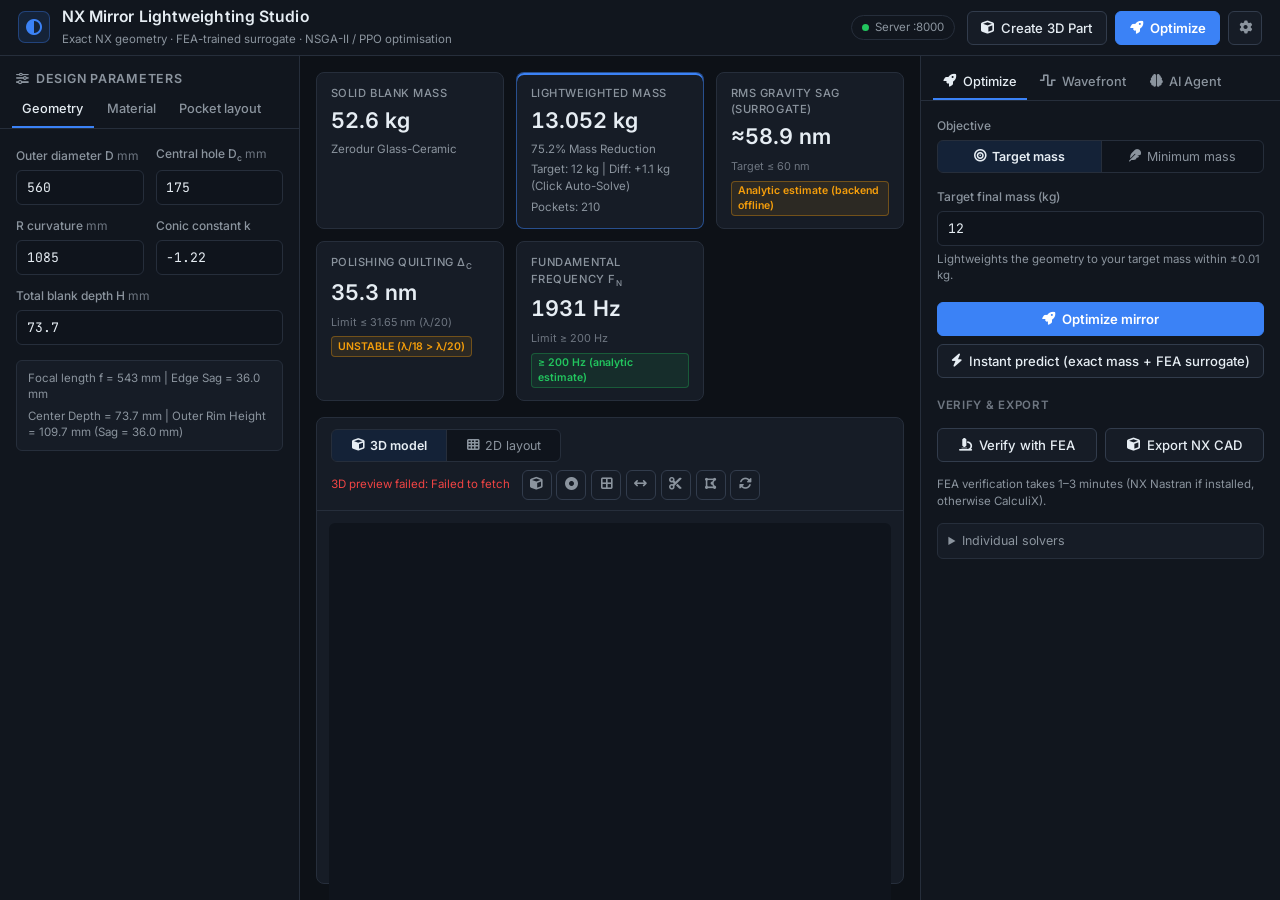
<file: index.html>
<!DOCTYPE html>
<html lang="en">
<head>
  <meta charset="UTF-8">
  <meta name="viewport" content="width=device-width, initial-scale=1.0">
  <!-- Auto-redirect from file:// to server — fetch() requires http:// to work -->
  <script>
    (function(){
      if (window.location.protocol === 'file:') {
        var msg = document.createElement('div');
        msg.style.cssText = 'position:fixed;inset:0;background:#0b0f19;display:flex;flex-direction:column;align-items:center;justify-content:center;z-index:99999;font-family:Inter,sans-serif;color:#f0f4f8;';
        msg.innerHTML = '<div style="font-size:2.5rem;margin-bottom:1rem;">⚠️</div>' +
          '<h2 style="font-size:1.4rem;margin-bottom:.75rem;color:#f59e0b;">Open via Server, Not File</h2>' +
          '<p style="color:#8a99ad;margin-bottom:1.5rem;text-align:center;max-width:480px;">You opened this from <code style="color:#60a5fa;">file://</code>. The ML predict, NSGA-II, FEA, and CAD buttons require the local FastAPI server to be running. The browser blocks those requests from a file:// page.</p>' +
          '<div style="display:flex;flex-direction:column;gap:.75rem;align-items:center;">' +
          '<div style="background:rgba(96,165,250,.1);border:1px solid rgba(96,165,250,.4);border-radius:12px;padding:.8rem 1.5rem;">' +
          '<strong style="color:#60a5fa;">Step 1:</strong> Double-click <code>start_server.bat</code> in the Lightweighting Agent folder' +
          '</div>' +
          '<div style="background:rgba(96,165,250,.1);border:1px solid rgba(96,165,250,.4);border-radius:12px;padding:.8rem 1.5rem;">' +
          '<strong style="color:#60a5fa;">Step 2:</strong> Then open: <a href="http://127.0.0.1:8000/" style="color:#3b82f6;font-weight:700;">http://127.0.0.1:8000/</a>' +
          '</div>' +
          '<button onclick="window.location.href=\'http://127.0.0.1:8000/\'" style="margin-top:.5rem;background:linear-gradient(135deg,#60a5fa,#3b82f6);border:none;border-radius:12px;padding:.75rem 2rem;font-size:1rem;font-weight:700;color:#000;cursor:pointer;">🚀 Open Server URL Now</button>' +
          '</div>';
        document.addEventListener('DOMContentLoaded', function(){ document.body.appendChild(msg); });
        document.addEventListener('DOMContentLoaded', function(){ setTimeout(function(){ window.location.href = 'http://127.0.0.1:8000/'; }, 3000); });
      }
    })();
  </script>
  <title>NX Mirror Lightweighting Studio</title>
  <link rel="preconnect" href="https://fonts.googleapis.com">
  <link rel="preconnect" href="https://fonts.gstatic.com" crossorigin>
  <link href="https://fonts.googleapis.com/css2?family=Inter:wght@400;500;600;700&family=JetBrains+Mono:wght@400;500&display=swap" rel="stylesheet">
  <link rel="stylesheet" href="https://cdnjs.cloudflare.com/ajax/libs/font-awesome/6.4.0/css/all.min.css">
  <link rel="stylesheet" href="styles.css?v=20261119">
</head>
<body>
<div class="app-container">

  <!-- ─── HEADER ─── -->
  <header class="app-header">
    <div class="brand">
      <div class="brand-logo"><i class="fa-solid fa-circle-half-stroke"></i></div>
      <div class="brand-text">
        <h1>NX Mirror Lightweighting Studio</h1>
        <span class="brand-sub">Exact NX geometry &middot; FEA-trained surrogate &middot; NSGA-II / PPO optimisation</span>
      </div>
    </div>
    <div class="header-actions">
      <span class="server-pill"><span class="dot-live"></span> Server :8000</span>
      <button id="btn-create-prt-top" class="btn btn-secondary">
        <i class="fa-solid fa-cube"></i> Create 3D Part
      </button>
      <button id="btn-optimize-unified-top" class="btn btn-primary">
        <i class="fa-solid fa-rocket"></i> Optimize
      </button>
      <button id="btn-api-key" class="btn btn-icon" title="AI agent settings">
        <i class="fa-solid fa-gear"></i>
      </button>
    </div>
  </header>

  <!-- ─── AI SETTINGS MODAL ─── -->
  <div id="api-key-modal" class="modal-overlay" style="display:none;">
    <div class="modal-card">
      <div class="modal-header">
        <h3><i class="fa-solid fa-key"></i> Dual-AI Agent Settings</h3>
        <button id="btn-close-modal" class="modal-close"><i class="fa-solid fa-xmark"></i></button>
      </div>
      <div class="modal-body">
        <p class="import-desc">For local Qwen 2.5 Coder the FastAPI backend on port 8000 is used automatically — no API key needed.</p>
        <div class="form-group">
          <label for="sel-agent-model">AI Engine</label>
          <select id="sel-agent-model" class="modal-select">
            <option value="local-qwen" selected>Local Qwen 2.5 Coder 7B (Ollama / Port 8000)</option>
            <option value="gemini-2.5-flash">Gemini 2.5 Flash (Cloud / API Key)</option>
            <option value="gemini-2.5-pro">Gemini 2.5 Pro (Deep Reasoning)</option>
          </select>
        </div>
        <div class="form-group">
          <label for="inp-gemini-key">Gemini API Key (optional)</label>
          <input type="password" id="inp-gemini-key" placeholder="AIzaSy..." class="modal-input">
        </div>
        <div id="api-key-status" class="import-status" style="display:none;"></div>
      </div>
      <div class="modal-footer">
        <button id="btn-save-api-key" class="btn btn-accent btn-block">
          <i class="fa-solid fa-floppy-disk"></i> Save Settings
        </button>
      </div>
    </div>
  </div>

  <!-- ─── MAIN WORKSPACE ─── -->
  <main class="workspace">

    <!-- ══ LEFT: DESIGN PARAMETERS ══ -->
    <aside class="pane pane-left">
      <div class="pane-head">
        <span class="pane-title"><i class="fa-solid fa-sliders"></i> Design Parameters</span>
      </div>
      <nav class="tabs" data-tabgroup="left">
        <button class="tab active" data-tab="tab-geometry">Geometry</button>
        <button class="tab" data-tab="tab-material">Material</button>
        <button class="tab" data-tab="tab-layout">Pocket layout</button>
      </nav>

      <div class="pane-body">
        <!-- Geometry -->
        <section class="tab-panel active" id="tab-geometry" data-tabgroup="left">
          <div class="form-grid">
            <div class="form-group">
              <label for="inp-diameter">Outer diameter D <span class="unit">mm</span></label>
              <input type="text" id="inp-diameter" value="560">
            </div>
            <div class="form-group">
              <label for="inp-central-hole">Central hole D<sub>c</sub> <span class="unit">mm</span></label>
              <input type="text" id="inp-central-hole" value="175">
            </div>
            <div class="form-group">
              <label for="inp-radius-curv">R curvature <span class="unit">mm</span></label>
              <input type="text" id="inp-radius-curv" value="1085">
            </div>
            <div class="form-group">
              <label for="inp-conic-constant">Conic constant k</label>
              <input type="text" id="inp-conic-constant" value="-1.22">
            </div>
            <div class="form-group span-2">
              <label for="inp-depth">Total blank depth H <span class="unit">mm</span></label>
              <input type="text" id="inp-depth" value="73.7">
            </div>
          </div>
          <div class="info-list">
            <span class="hint" id="txt-focal-length">Focal length f = 542 mm | Edge Sag = 36.0 mm</span>
            <span class="hint" id="txt-edge-thickness">Center Depth = 73.7 mm | Outer Rim Height = 109.7 mm (Sag = 36.0 mm)</span>
          </div>
        </section>

        <!-- Material & support -->
        <section class="tab-panel" id="tab-material" data-tabgroup="left">
          <div class="form-group">
            <label for="sel-material">Material</label>
            <select id="sel-material">
              <option value="zerodur" selected>Zerodur glass-ceramic (2530 kg/m³)</option>
              <option value="ule">ULE titanium silicate (2210 kg/m³)</option>
              <option value="sic">Silicon carbide SiC (3160 kg/m³)</option>
              <option value="beryllium">Beryllium I-220H (1850 kg/m³)</option>
              <option value="fused_silica">Fused silica (2200 kg/m³)</option>
              <option value="al6061">Aluminium 6061-T6 (2700 kg/m³)</option>
            </select>
          </div>
          <div class="form-group">
            <label for="inp-density">Density ρ <span class="unit">kg/m³</span></label>
            <input type="text" id="inp-density" value="2530">
          </div>
          <div class="form-group">
            <label>Lightweighting pattern</label>
            <div class="toggle-switch-group pattern-grid">
              <button class="toggle-btn" data-pattern="hexagonal" onclick="selectPattern('hexagonal')">Hexagonal</button>
              <button class="toggle-btn active" data-pattern="isogrid" onclick="selectPattern('isogrid')">Isogrid</button>
              <button class="toggle-btn" data-pattern="square" onclick="selectPattern('square')">Square</button>
              <button class="toggle-btn" data-pattern="radial" onclick="selectPattern('radial')">Radial</button>
              <button class="toggle-btn" data-pattern="hex_radial" onclick="selectPattern('hex_radial')">Hex + radial</button>
              <button class="toggle-btn" data-pattern="iso_radial" onclick="selectPattern('iso_radial')">Iso + radial</button>
              <button class="toggle-btn" data-pattern="double_arch" onclick="selectPattern('double_arch')">Double arch</button>
              <button class="toggle-btn" data-pattern="sandwich_isogrid" onclick="selectPattern('sandwich_isogrid')">Sandwich</button>
            </div>
            <span class="hint">The FEA-trained sag surrogate covers the isogrid pattern; other patterns use exact mass only.</span>
          </div>
          <div class="form-group">
            <label>Axial support</label>
            <div class="toggle-switch-group seg">
              <button class="toggle-btn" data-support="9point" onclick="selectSupport('9point')">9-point</button>
              <button class="toggle-btn active" data-support="18point" onclick="selectSupport('18point')">18-point whiffletree</button>
            </div>
          </div>
        </section>

        <!-- Solved layout -->
        <section class="tab-panel" id="tab-layout" data-tabgroup="left">
          <p class="desc">Set automatically by the optimiser; can be edited by hand.</p>
          <div class="form-grid">
            <div class="form-group">
              <label for="inp-faceplate">Faceplate t<sub>f</sub> <span class="unit">mm</span></label>
              <input type="text" id="inp-faceplate" value="1.0">
            </div>
            <div class="form-group">
              <label for="inp-rib-thick">Rib width t<sub>w</sub> <span class="unit">mm</span></label>
              <input type="text" id="inp-rib-thick" value="3.0">
            </div>
            <div class="form-group">
              <label for="inp-cell-size">Cell side L <span class="unit">mm</span></label>
              <input type="text" id="inp-cell-size" value="55.5">
            </div>
            <div class="form-group">
              <label for="inp-fillet-radius">Fillet radius r<sub>f</sub> <span class="unit">mm</span></label>
              <input type="text" id="inp-fillet-radius" value="3.0">
            </div>
            <div class="form-group span-2">
              <label for="inp-pocket-depth">Pocket depth <span class="unit">mm</span></label>
              <input type="text" id="inp-pocket-depth" value="72.7">
            </div>
          </div>
          <span class="hint-safe" id="txt-face-safety">Layout within checked limits</span>
        </section>
      </div>
    </aside>

    <!-- ══ CENTRE: RESULTS + PREVIEW ══ -->
    <section class="pane-center">
      <div class="metrics-grid">
        <div class="metric-card">
          <span class="metric-label">Solid blank mass</span>
          <span class="metric-value" id="val-solid-mass">—</span>
          <span class="metric-sub" id="val-solid-material">Zerodur Glass-Ceramic</span>
        </div>
        <div class="metric-card active-metric">
          <span class="metric-label">Lightweighted mass</span>
          <span class="metric-value" id="val-final-mass">—</span>
          <span class="metric-sub" id="val-mass-reduction">—</span>
          <span class="pocket-badge" id="val-mass-status">—</span>
          <span class="pocket-badge">Pockets: <span id="val-pocket-count">—</span></span>
        </div>
        <div class="metric-card" id="metric-fea-card">
          <span class="metric-label">RMS gravity sag (surrogate)</span>
          <span class="metric-value" id="val-predicted-sag">—</span>
          <div class="metric-limit-box">
            <span class="limit-tag">Target ≤ 60 nm</span>
            <span class="status-tag status-safe" id="val-sag-status">—</span>
          </div>
        </div>
        <div class="metric-card">
          <span class="metric-label">Polishing quilting δ<sub>C</sub></span>
          <span class="metric-value" id="val-quilting-deflection">—</span>
          <div class="metric-limit-box">
            <span class="limit-tag">Limit ≤ 31.65 nm (λ/20)</span>
            <span class="status-tag status-safe" id="val-quilting-status">—</span>
          </div>
        </div>
        <div class="metric-card">
          <span class="metric-label">Fundamental frequency f<sub>n</sub></span>
          <span class="metric-value" id="val-fundamental-freq">—</span>
          <div class="metric-limit-box">
            <span class="limit-tag">Limit ≥ 200 Hz</span>
            <span class="status-tag status-safe" id="val-frequency-status">—</span>
          </div>
        </div>
        <div class="metric-card fea-card" id="metric-fea-actual" style="display:none;">
          <span class="metric-label">FEA verification</span>
          <span class="metric-value" id="val-fea-sag">—</span>
          <span class="metric-sub" id="val-fea-residual">Awaiting FEA solve</span>
          <div class="fea-row">
            <div class="fea-mini"><div class="metric-label">Von Mises</div><div class="metric-value" id="val-fea-stress">—</div></div>
            <div class="fea-mini"><div class="metric-label">Displacement</div><div class="metric-value" id="val-fea-disp">—</div></div>
          </div>
        </div>
      </div>

      <div class="canvas-card">
        <div class="canvas-header">
          <div class="seg view-seg">
            <button type="button" class="seg-btn seg-active" data-view="3d"><i class="fa-solid fa-cube"></i> 3D model</button>
            <button type="button" class="seg-btn" data-view="2d"><i class="fa-solid fa-table-cells"></i> 2D layout</button>
          </div>
          <div class="canvas-legend" id="legend-2d" style="display:none;">
            <span class="legend-item"><span class="dot dot-rim"></span> Outer rim</span>
            <span class="legend-item"><span class="dot dot-pocket"></span> <span id="legend-pattern-name">Pocket grid</span></span>
            <span class="legend-item"><span class="dot dot-hub"></span> Support pads</span>
          </div>
          <div class="viewer-tools" id="tools-3d">
            <span id="viewer3d-status" class="viewer-status"></span>
            <button type="button" class="btn btn-icon" title="Isometric view (back)" onclick="Viewer3D.view('iso')"><i class="fa-solid fa-cube"></i></button>
            <button type="button" class="btn btn-icon" title="Optical face" onclick="Viewer3D.view('front')"><i class="fa-solid fa-circle-dot"></i></button>
            <button type="button" class="btn btn-icon" title="Back (pockets)" onclick="Viewer3D.view('back')"><i class="fa-solid fa-border-all"></i></button>
            <button type="button" class="btn btn-icon" title="Side" onclick="Viewer3D.view('side')"><i class="fa-solid fa-arrows-left-right"></i></button>
            <button type="button" class="btn btn-icon" id="btn-3d-section" title="Half section" onclick="this.classList.toggle('on', Viewer3D.toggleSection())"><i class="fa-solid fa-scissors"></i></button>
            <button type="button" class="btn btn-icon" id="btn-3d-wire" title="Wireframe" onclick="this.classList.toggle('on', Viewer3D.toggleWire())"><i class="fa-solid fa-draw-polygon"></i></button>
            <button type="button" class="btn btn-icon" title="Rebuild 3D from current parameters" onclick="Viewer3D.refresh(true)"><i class="fa-solid fa-rotate"></i></button>
          </div>
        </div>
        <div class="canvas-body">
          <div id="viewer3d" class="viewer3d"></div>
          <canvas id="mirror-canvas" width="600" height="600" style="display:none;"></canvas>
        </div>
        <div class="viewer-hint" id="hint-3d">Left-drag to rotate · scroll to zoom · right-drag to pan · rebuilt automatically after every optimisation</div>
      </div>

      <!-- NX Open journal: generated in the background for CAD creation and exact mass; not displayed -->
      <pre class="hidden-journal" aria-hidden="true"><code id="code-output"></code></pre>
    </section>

    <!-- ══ RIGHT: ANALYSIS TOOLS ══ -->
    <aside class="pane pane-right">
      <nav class="tabs" data-tabgroup="right">
        <button class="tab active" data-tab="tab-optimize"><i class="fa-solid fa-rocket"></i> Optimize</button>
        <button class="tab" data-tab="tab-wavefront"><i class="fa-solid fa-wave-square"></i> Wavefront</button>
        <button class="tab" data-tab="tab-agent"><i class="fa-solid fa-brain"></i> AI Agent</button>
      </nav>

      <div class="pane-body">
        <!-- Optimize -->
        <section class="tab-panel active" id="tab-optimize" data-tabgroup="right">
          <div class="form-group">
            <label>Objective</label>
            <div class="seg">
              <button type="button" id="btn-mode-target" class="seg-btn seg-active"><i class="fa-solid fa-bullseye"></i> Target mass</button>
              <button type="button" id="btn-mode-min" class="seg-btn"><i class="fa-solid fa-feather"></i> Minimum mass</button>
            </div>
          </div>
          <div class="form-group">
            <label for="inp-target-mass" id="lbl-target-mass">Target final mass (kg)</label>
            <input type="text" id="inp-target-mass" value="12">
            <small id="hint-target-mass" class="hint">Lightweights the geometry to your target mass within ±0.01 kg.</small>
          </div>

          <div class="action-stack">
            <button id="btn-optimize-unified" class="btn btn-primary btn-block">
              <i class="fa-solid fa-rocket"></i> Optimize mirror
            </button>
            <button id="btn-run-pinn-tier1" class="btn btn-secondary btn-block">
              <i class="fa-solid fa-bolt"></i> Instant predict (exact mass + FEA surrogate)
            </button>
          </div>

          <div id="unified-winner-badge" class="handoff" style="display:none;">
            <div class="handoff-head">
              <span><i class="fa-solid fa-handshake-angle"></i> Optimiser handoff</span>
              <span class="tag">Coarse to fine</span>
            </div>
            <div id="unified-winner-text" class="handoff-text">—</div>
            <div id="unified-handoff-details" class="handoff-grid" style="display:none;">
              <div><div class="k">Stage 1 · NSGA-II</div><div class="v" id="handoff-seed-metrics">- kg | - nm</div></div>
              <div class="arrow"><i class="fa-solid fa-arrow-right"></i></div>
              <div><div class="k">Stage 2 · PPO</div><div class="v" id="handoff-refined-metrics">- kg | - nm</div></div>
            </div>
          </div>

          <div class="section-label">Verify &amp; export</div>
          <div class="btn-row">
            <button id="btn-run-fea" class="btn btn-secondary"><i class="fa-solid fa-microscope"></i> Verify with FEA</button>
            <button id="btn-create-prt" class="btn btn-secondary"><i class="fa-solid fa-cube"></i> Export NX CAD</button>
          </div>
          <span class="hint">FEA verification takes 1–3 minutes (NX Nastran if installed, otherwise CalculiX).</span>

          <details class="advanced">
            <summary>Individual solvers</summary>
            <div class="action-stack">
              <button id="btn-run-nsga2" class="btn btn-ghost btn-block"><i class="fa-solid fa-dna"></i> NSGA-II Pareto search</button>
              <button id="btn-run-ppo" class="btn btn-ghost btn-block"><i class="fa-solid fa-robot"></i> PPO reinforcement learning</button>
              <button id="btn-run-pinn" class="btn btn-ghost btn-block"><i class="fa-solid fa-atom"></i> FEA surrogate + 37 Zernike</button>
            </div>
          </details>
          <div id="solver-status-box" class="import-status" style="display:none;"></div>
        </section>

        <!-- Wavefront -->
        <section class="tab-panel" id="tab-wavefront" data-tabgroup="right">
          <div class="card" id="card-zernike-modes">
            <div class="card-head">
              <span class="card-title">37-term Fringe Zernike decomposition</span>
            </div>
            <p class="desc">Surface-error terms predicted by the surrogate, learned from FE deflections of the exact geometry on its supports. Run <em>Instant predict</em> or <em>Optimize</em> to update.</p>
            <div class="zernike-grid">
              <div class="z-item"><span class="z-name">Z4</span><span class="z-desc">Defocus</span><span class="z-val" id="val-z4">—</span></div>
              <div class="z-item"><span class="z-name">Z9</span><span class="z-desc">Primary spherical</span><span class="z-val" id="val-z9">—</span></div>
              <div class="z-item"><span class="z-name">Z10</span><span class="z-desc">Trefoil</span><span class="z-val" id="val-z10">—</span></div>
              <div class="z-item"><span class="z-name">Z37</span><span class="z-desc">Hexafoil</span><span class="z-val" id="val-z37">—</span></div>
            </div>
            <div class="z-total">Reconstructed RMS <span id="val-zernike-rms">—</span></div>
          </div>
        </section>

        <!-- AI agent -->
        <section class="tab-panel" id="tab-agent" data-tabgroup="right">
          <div class="card agent-studio-card">
            <div class="card-head">
              <span class="card-title">Optomechanical AI agent</span>
              <span class="tag">Qwen 2.5 / Gemini</span>
            </div>
            <p class="desc">LLM orchestrator that calls the mass, surrogate, optimiser and FEA tools.</p>
            <div class="form-group">
              <label for="inp-agent-goal">Design goal</label>
              <textarea id="inp-agent-goal" class="import-textarea" rows="3" placeholder="e.g. optimize 560 mm mirror under 12 kg"></textarea>
            </div>
            <div class="agent-quick-actions">
              <button class="chip-btn" data-goal="optimize 560 mm mirror under 12 kg">Optimize &lt; 12 kg</button>
              <button class="chip-btn" data-goal="minimize RMS sag with isogrid pattern">Minimum sag, isogrid</button>
              <button class="chip-btn" data-goal="Query Yoder Vol 2 rules for Double-Arch lightweighting">Yoder design rules</button>
            </div>
            <button id="btn-run-agent" class="btn btn-primary btn-block"><i class="fa-solid fa-robot"></i> Run agent</button>
            <div id="agent-log-container" class="agent-log-container" style="display:none;">
              <div class="agent-log-header">
                <span><i class="fa-solid fa-terminal"></i> Reasoning &amp; actions</span>
                <span id="agent-status-badge" class="badge-running">Active</span>
              </div>
              <div id="agent-log-feed" class="agent-log-feed"></div>
            </div>
          </div>
        </section>
      </div>
    </aside>
  </main>
</div><!-- /app-container -->

<!-- Unsafe Weight Modal -->
<div id="unsafe-target-modal" class="modal-overlay" style="display:none;">
  <div class="modal-card warning-modal-card" style="max-width:600px;">
    <div class="modal-header">
      <h3 style="font-size:1.1rem;color:#f59e0b;">
        <i class="fa-solid fa-triangle-exclamation"></i> Target Weight Safety Warning
      </h3>
      <button id="btn-close-unsafe-modal" class="modal-close">&times;</button>
    </div>
    <div class="modal-body" style="font-size:.88rem;color:var(--text-muted);">
      <p style="margin-bottom:1rem;">
        Target mass of <strong id="lbl-target-mass-val" style="color:#60a5fa;">—</strong>
        violates faceplate breakthrough and rib buckling safety boundaries.
      </p>
      <div style="display:grid;grid-template-columns:1fr 1fr;gap:1rem;margin-bottom:1rem;">
        <div style="background:rgba(34,197,94,.05);border:1px solid rgba(34,197,94,.3);border-radius:12px;padding:1rem;">
          <h4 style="color:#22c55e;font-size:.95rem;margin-bottom:.5rem;">
            <i class="fa-solid fa-shield-check"></i> Option 1: Max Safe Weight
          </h4>
          <div style="font-size:1.5rem;font-weight:700;color:#22c55e;margin-bottom:.5rem;" id="lbl-safe-mass-val">—</div>
          <ul style="list-style:none;padding:0;font-size:.78rem;display:flex;flex-direction:column;gap:.3rem;">
            <li>• t_f: <strong id="lbl-safe-fp" style="color:#fff;">—</strong> mm</li>
            <li>• Cell: <strong id="lbl-safe-cs" style="color:#fff;">—</strong> mm</li>
            <li>• t_w: <strong id="lbl-safe-rt" style="color:#fff;">—</strong> mm</li>
          </ul>
          <button id="btn-proceed-safe" class="btn btn-primary btn-block" style="margin-top:1rem;font-size:.8rem;">
            <i class="fa-solid fa-shield-check"></i> Apply Safe Weight
          </button>
        </div>
        <div style="background:rgba(239,68,68,.05);border:1px solid rgba(239,68,68,.3);border-radius:12px;padding:1rem;">
          <h4 style="color:#ef4444;font-size:.95rem;margin-bottom:.5rem;">
            <i class="fa-solid fa-radiation"></i> Option 2: Force Unsafe
          </h4>
          <div style="font-size:1.5rem;font-weight:700;color:#ef4444;margin-bottom:.5rem;" id="lbl-unsafe-mass-val">—</div>
          <ul style="list-style:none;padding:0;font-size:.78rem;display:flex;flex-direction:column;gap:.3rem;">
            <li>• t_f: <strong id="lbl-unsafe-fp" style="color:#fff;">—</strong> mm</li>
            <li>• Cell: <strong id="lbl-unsafe-cs" style="color:#fff;">—</strong> mm</li>
            <li>• t_w: <strong id="lbl-unsafe-rt" style="color:#fff;">—</strong> mm</li>
          </ul>
          <button id="btn-proceed-unsafe" class="btn btn-secondary btn-block"
            style="border-color:#ef4444;color:#ef4444;margin-top:1rem;font-size:.8rem;">
            <i class="fa-solid fa-triangle-exclamation"></i> Force Proceed (Unsafe)
          </button>
        </div>
      </div>
    </div>
    <div class="modal-footer" style="display:flex;justify-content:flex-end;">
      <button id="btn-cancel-unsafe-modal" class="btn btn-secondary" style="font-size:.82rem;">
        <i class="fa-solid fa-xmark"></i> Cancel
      </button>
    </div>
  </div>
</div>

<script>
  // Tab switching (independent of app.js)
  document.querySelectorAll('.tabs').forEach(function (nav) {
    var group = nav.getAttribute('data-tabgroup');
    nav.querySelectorAll('.tab').forEach(function (btn) {
      btn.addEventListener('click', function () {
        nav.querySelectorAll('.tab').forEach(function (b) { b.classList.toggle('active', b === btn); });
        document.querySelectorAll('.tab-panel[data-tabgroup="' + group + '"]').forEach(function (p) {
          p.classList.toggle('active', p.id === btn.getAttribute('data-tab'));
        });
      });
    });
  });
  // Open the agent tab when the agent starts
  document.addEventListener('click', function (e) {
    var chip = e.target.closest && e.target.closest('#btn-run-agent');
    if (chip) document.querySelector('[data-tab="tab-agent"]').click();
  });
</script>
<script type="importmap">
  { "imports": { "three": "./vendor/three/three.module.min.js" } }
</script>
<script type="module" src="viewer3d.js?v=1"></script>
<script>
  // 2D / 3D toggle
  document.querySelectorAll('.view-seg .seg-btn').forEach(function (b) {
    b.addEventListener('click', function () {
      var is3d = b.getAttribute('data-view') === '3d';
      document.querySelectorAll('.view-seg .seg-btn').forEach(function (x) { x.classList.toggle('seg-active', x === b); });
      document.getElementById('viewer3d').style.display = is3d ? 'block' : 'none';
      document.getElementById('mirror-canvas').style.display = is3d ? 'none' : 'block';
      document.getElementById('tools-3d').style.display = is3d ? 'flex' : 'none';
      document.getElementById('legend-2d').style.display = is3d ? 'none' : 'flex';
      document.getElementById('hint-3d').style.display = is3d ? 'block' : 'none';
      if (is3d && window.Viewer3D) window.Viewer3D.refresh();
    });
  });
  // first build once the app has generated the initial geometry
  window.addEventListener('load', function () { setTimeout(function () { if (window.Viewer3D) window.Viewer3D.refresh(); }, 800); });
</script>
<script src="app.js?v=20261119_ui3"></script>
</body>
</html>
</file>
<file: styles.css>
/* NX Mirror Lightweighting Studio — UI theme (Nov 2026) */
:root {
  --bg-dark: #0d1117;
  --bg-pane: #11161e;
  --bg-card: #161c26;
  --bg-card-hover: #1b2230;
  --bg-input: #0f141c;
  --border-color: #262e3b;
  --border-strong: #323c4c;
  --border-focus: #3b82f6;

  --primary: #3b82f6;
  --primary-hover: #2f6fd8;
  --primary-soft: rgba(59, 130, 246, 0.12);
  --success-color: #22c55e;
  --warning-color: #f59e0b;
  --danger-color: #ef4444;

  --text-main: #e6edf3;
  --text-muted: #8b949e;
  --text-faint: #6e7681;
  --font-family: 'Inter', -apple-system, BlinkMacSystemFont, 'Segoe UI', sans-serif;
  --font-mono: 'JetBrains Mono', ui-monospace, monospace;
  --radius: 8px;
  --header-h: 56px;
}

* { box-sizing: border-box; margin: 0; padding: 0; }
html, body { height: 100%; }
body {
  background: var(--bg-dark);
  color: var(--text-main);
  font-family: var(--font-family);
  font-size: 13.5px;
  line-height: 1.45;
  -webkit-font-smoothing: antialiased;
  overflow: hidden;
}
sub { font-size: 0.72em; }
::-webkit-scrollbar { width: 8px; height: 8px; }
::-webkit-scrollbar-thumb { background: #2a3240; border-radius: 4px; }
::-webkit-scrollbar-track { background: transparent; }

.app-container { display: flex; flex-direction: column; height: 100vh; }

/* ── Header ───────────────────────────────────────────── */
.app-header {
  height: var(--header-h);
  flex: 0 0 var(--header-h);
  display: flex; align-items: center; justify-content: space-between;
  padding: 0 1.1rem;
  background: var(--bg-pane);
  border-bottom: 1px solid var(--border-color);
}
.brand { display: flex; align-items: center; gap: 0.75rem; }
.brand-logo {
  width: 32px; height: 32px; border-radius: 7px;
  display: grid; place-items: center;
  background: var(--primary-soft); color: var(--primary); font-size: 1rem;
  border: 1px solid rgba(59, 130, 246, 0.35);
}
.brand-text h1 { font-size: 0.98rem; font-weight: 600; letter-spacing: 0.1px; }
.brand-sub { font-size: 0.72rem; color: var(--text-muted); }
.header-actions { display: flex; align-items: center; gap: 0.5rem; }
.server-pill {
  display: inline-flex; align-items: center; gap: 0.4rem;
  font-size: 0.72rem; color: var(--text-muted);
  border: 1px solid var(--border-color); border-radius: 999px; padding: 0.2rem 0.6rem; margin-right: 0.25rem;
}
.dot-live { width: 7px; height: 7px; border-radius: 50%; background: var(--success-color); }

/* ── Buttons ──────────────────────────────────────────── */
.btn {
  display: inline-flex; align-items: center; justify-content: center; gap: 0.45rem;
  font-family: inherit; font-size: 0.82rem; font-weight: 500;
  padding: 0.5rem 0.85rem; border-radius: 6px; cursor: pointer;
  border: 1px solid var(--border-strong); background: var(--bg-card); color: var(--text-main);
  transition: background 0.15s, border-color 0.15s, color 0.15s;
  white-space: nowrap;
}
.btn:hover { background: var(--bg-card-hover); border-color: #3d4859; }
.btn:disabled { opacity: 0.6; cursor: default; }
.btn-primary, .btn-accent { background: var(--primary); border-color: var(--primary); color: #fff; font-weight: 600; }
.btn-primary:hover, .btn-accent:hover { background: var(--primary-hover); border-color: var(--primary-hover); }
.btn-secondary { background: var(--bg-card); }
.btn-ghost { background: transparent; border-color: var(--border-color); color: var(--text-muted); justify-content: flex-start; }
.btn-ghost:hover { color: var(--text-main); }
.btn-icon { width: 34px; height: 34px; padding: 0; color: var(--text-muted); }
.btn-block { width: 100%; }
.btn-executing { pointer-events: none !important; opacity: 0.8 !important; }
.btn-row { display: grid; grid-template-columns: 1fr 1fr; gap: 0.5rem; }
.action-stack { display: flex; flex-direction: column; gap: 0.5rem; margin-top: 0.25rem; }

/* ── Workspace layout: three independently scrolling panes ── */
.workspace {
  flex: 1; min-height: 0;
  display: grid;
  grid-template-columns: 300px minmax(0, 1fr) 360px;
}
.pane { display: flex; flex-direction: column; min-height: 0; background: var(--bg-pane); }
.pane-left { border-right: 1px solid var(--border-color); }
.pane-right { border-left: 1px solid var(--border-color); }
.pane-head { padding: 0.8rem 1rem 0.2rem; }
.pane-title { font-size: 0.78rem; font-weight: 600; color: var(--text-muted); text-transform: uppercase; letter-spacing: 0.06em; display: inline-flex; align-items: center; gap: 0.45rem; }
.pane-body { flex: 1; min-height: 0; overflow-y: auto; padding: 1rem; }
.pane-center { min-height: 0; overflow-y: auto; padding: 1rem; display: flex; flex-direction: column; gap: 1rem; }

/* ── Tabs ─────────────────────────────────────────────── */
.tabs { display: flex; gap: 0.15rem; padding: 0 0.75rem; border-bottom: 1px solid var(--border-color); flex: 0 0 auto; }
.pane-right .tabs { padding-top: 0.5rem; }
.tab { flex: 0 0 auto;
  font-family: inherit; font-size: 0.8rem; font-weight: 500; color: var(--text-muted);
  background: none; border: none; border-bottom: 2px solid transparent;
  padding: 0.6rem 0.65rem; cursor: pointer; display: inline-flex; gap: 0.4rem; align-items: center;
}
.tab:hover { color: var(--text-main); }
.tab.active { color: var(--text-main); border-bottom-color: var(--primary); }
.tab-panel { display: none; }
.tab-panel.active { display: flex; flex-direction: column; gap: 0.9rem; }

/* ── Forms ────────────────────────────────────────────── */
.form-grid { display: grid; grid-template-columns: 1fr 1fr; gap: 0.75rem; align-items: end; }
.span-2 { grid-column: span 2; }
.form-group { display: flex; flex-direction: column; gap: 0.35rem; }
label { font-size: 0.75rem; font-weight: 500; color: var(--text-muted); }
.unit { color: var(--text-faint); font-weight: 400; }
input[type="text"], input[type="password"], select, textarea, .modal-input, .modal-select, .import-textarea {
  width: 100%; font-family: inherit; font-size: 0.85rem; color: var(--text-main);
  background: var(--bg-input); border: 1px solid var(--border-color); border-radius: 6px;
  padding: 0.5rem 0.6rem; outline: none; transition: border-color 0.15s, box-shadow 0.15s;
}
input[type="text"] { font-family: var(--font-mono); font-size: 0.82rem; }
input:focus, select:focus, textarea:focus { border-color: var(--border-focus); box-shadow: 0 0 0 3px rgba(59, 130, 246, 0.15); }
input[readonly] { color: var(--text-muted); }
textarea { resize: vertical; min-height: 64px; }
.hint, .hint-safe, .hint-warning { font-size: 0.72rem; color: var(--text-muted); line-height: 1.4; display: block; }
.hint-safe { color: var(--success-color); }
.hint-warning { color: var(--warning-color); }
.info-list { display: flex; flex-direction: column; gap: 0.35rem; padding: 0.6rem 0.7rem; border: 1px solid var(--border-color); border-radius: 6px; background: var(--bg-card); }
.desc, .import-desc { font-size: 0.76rem; color: var(--text-muted); }
.field-imported { border-color: rgba(34, 197, 94, 0.6) !important; }
.section-label { font-size: 0.72rem; font-weight: 600; text-transform: uppercase; letter-spacing: 0.06em; color: var(--text-faint); margin-top: 0.3rem; }

/* toggle / segmented controls */
.toggle-switch-group { display: grid; grid-template-columns: 1fr 1fr; gap: 0.35rem; }
.pattern-grid { grid-template-columns: 1fr 1fr; }
.toggle-btn {
  font-family: inherit; font-size: 0.78rem; color: var(--text-muted);
  background: var(--bg-input); border: 1px solid var(--border-color); border-radius: 6px;
  padding: 0.45rem 0.5rem; cursor: pointer; text-align: center;
}
.toggle-btn:hover { color: var(--text-main); border-color: var(--border-strong); }
.toggle-btn.active { color: var(--text-main); background: var(--primary-soft); border-color: rgba(59, 130, 246, 0.6); }
.seg { display: grid; grid-template-columns: 1fr 1fr; gap: 0; border: 1px solid var(--border-color); border-radius: 6px; overflow: hidden; background: var(--bg-input); }
.seg .toggle-btn, .seg-btn { border: none; border-radius: 0; background: transparent; padding: 0.5rem; }
.seg-btn { font-family: inherit; font-size: 0.78rem; color: var(--text-muted); cursor: pointer; display: inline-flex; gap: 0.4rem; justify-content: center; align-items: center; }
.seg-btn + .seg-btn, .seg .toggle-btn + .toggle-btn { border-left: 1px solid var(--border-color); }
.seg-btn.seg-active, .seg .toggle-btn.active { background: var(--primary-soft); color: var(--text-main); font-weight: 600; }

/* ── Metrics ──────────────────────────────────────────── */
.metrics-grid { display: grid; grid-template-columns: repeat(auto-fit, minmax(170px, 1fr)); gap: 0.75rem; }
.metric-card {
  display: flex; flex-direction: column; gap: 0.25rem;
  background: var(--bg-card); border: 1px solid var(--border-color); border-radius: var(--radius);
  padding: 0.75rem 0.85rem; min-width: 0;
}
.metric-card.active-metric { border-color: rgba(59, 130, 246, 0.5); box-shadow: inset 0 2px 0 var(--primary); }
.metric-label { font-size: 0.7rem; font-weight: 500; color: var(--text-muted); text-transform: uppercase; letter-spacing: 0.05em; }
.metric-value { font-size: 1.35rem; font-weight: 600; font-variant-numeric: tabular-nums; color: var(--text-main); }
.metric-sub, .pocket-badge { font-size: 0.72rem; color: var(--text-muted); }
.metric-limit-box { display: flex; flex-wrap: wrap; align-items: center; gap: 0.35rem; margin-top: 0.15rem; }
.limit-tag { font-size: 0.68rem; color: var(--text-faint); }
.status-tag { font-size: 0.66rem; font-weight: 600; padding: 0.1rem 0.4rem; border-radius: 4px; border: 1px solid transparent; }
.status-safe { color: var(--success-color); background: rgba(34, 197, 94, 0.1); border-color: rgba(34, 197, 94, 0.3); }
.status-warning { color: var(--warning-color); background: rgba(245, 158, 11, 0.1); border-color: rgba(245, 158, 11, 0.35); }
.fea-card { border-color: rgba(245, 158, 11, 0.45); }
.fea-card .metric-value#val-fea-sag { color: var(--warning-color); }
.fea-row { display: grid; grid-template-columns: 1fr 1fr; gap: 0.5rem; margin-top: 0.35rem; }
.fea-mini { background: var(--bg-input); border: 1px solid var(--border-color); border-radius: 6px; padding: 0.4rem 0.55rem; }
.fea-mini .metric-label { font-size: 0.62rem; }
.fea-mini .metric-value { font-size: 0.9rem; }

/* ── Canvas ───────────────────────────────────────────── */
.canvas-card { background: var(--bg-card); border: 1px solid var(--border-color); border-radius: var(--radius); display: flex; flex-direction: column; flex: 1; min-height: 420px; }
.canvas-header { display: flex; justify-content: space-between; align-items: center; flex-wrap: wrap; gap: 0.5rem; padding: 0.65rem 0.9rem; border-bottom: 1px solid var(--border-color); }
.canvas-legend { display: flex; gap: 1rem; font-size: 0.72rem; color: var(--text-muted); }
.legend-item { display: inline-flex; align-items: center; gap: 0.35rem; }
.dot { width: 9px; height: 9px; border-radius: 50%; display: inline-block; }
.dot-rim { background: #3b82f6; }
.dot-pocket { background: #60a5fa; opacity: 0.6; }
.dot-hub { background: #f59e0b; }
.canvas-body { flex: 1; display: grid; place-items: center; padding: 0.75rem; min-height: 0; }
#mirror-canvas { width: min(100%, 560px); height: auto; aspect-ratio: 1 / 1; border-radius: 6px; }
.hidden-journal { display: none !important; }

/* ── Cards (right pane) ───────────────────────────────── */
.card { background: var(--bg-card); border: 1px solid var(--border-color); border-radius: var(--radius); padding: 0.9rem; display: flex; flex-direction: column; gap: 0.75rem; }
.card-head { display: flex; justify-content: space-between; align-items: center; gap: 0.5rem; }
.card-title { font-size: 0.86rem; font-weight: 600; }
.tag, .badge { font-size: 0.66rem; font-weight: 500; color: var(--text-muted); border: 1px solid var(--border-color); border-radius: 4px; padding: 0.1rem 0.4rem; white-space: nowrap; }

.handoff { background: var(--bg-card); border: 1px solid var(--border-color); border-radius: var(--radius); padding: 0.7rem; flex-direction: column; gap: 0.45rem; font-size: 0.76rem; }
.handoff-head { display: flex; justify-content: space-between; align-items: center; font-weight: 600; }
.handoff-head i { color: var(--primary); margin-right: 0.3rem; }
.handoff-text { color: var(--text-muted); line-height: 1.4; }
.handoff-grid { grid-template-columns: 1fr auto 1fr; gap: 0.4rem; align-items: center; background: var(--bg-input); border: 1px solid var(--border-color); border-radius: 6px; padding: 0.45rem; text-align: center; }
.handoff-grid .k { font-size: 0.66rem; color: var(--text-muted); }
.handoff-grid .v { font-size: 0.76rem; font-weight: 600; font-variant-numeric: tabular-nums; }
.handoff-grid .arrow { color: var(--text-faint); }

details.advanced { border: 1px solid var(--border-color); border-radius: 6px; padding: 0.5rem 0.65rem; background: var(--bg-card); }
details.advanced summary { cursor: pointer; font-size: 0.78rem; color: var(--text-muted); user-select: none; }
details.advanced[open] summary { margin-bottom: 0.5rem; }

/* Zernike */
.zernike-grid { display: grid; grid-template-columns: 1fr 1fr; gap: 0.5rem; }
.z-item { background: var(--bg-input); border: 1px solid var(--border-color); border-radius: 6px; padding: 0.55rem 0.65rem; display: grid; grid-template-columns: auto 1fr; grid-template-rows: auto auto; column-gap: 0.45rem; }
.z-name { font-family: var(--font-mono); font-size: 0.75rem; color: var(--primary); font-weight: 500; }
.z-desc { font-size: 0.7rem; color: var(--text-muted); align-self: center; }
.z-val { grid-column: span 2; font-size: 1rem; font-weight: 600; font-variant-numeric: tabular-nums; margin-top: 0.15rem; }
.z-total { display: flex; justify-content: space-between; font-size: 0.78rem; color: var(--text-muted); border-top: 1px solid var(--border-color); padding-top: 0.6rem; }
.z-total span { color: var(--text-main); font-weight: 600; }

/* Status box (solver messages) */
.import-status { font-size: 0.78rem; padding: 0.6rem 0.7rem; border-radius: 6px; border: 1px solid var(--border-color); background: var(--bg-card); color: var(--text-main); line-height: 1.4; word-break: break-word; }
.import-status.success { border-color: rgba(34, 197, 94, 0.4); }
.import-status.error { border-color: rgba(239, 68, 68, 0.45); }
.import-status.running { border-color: rgba(59, 130, 246, 0.55) !important; background: rgba(59, 130, 246, 0.07) !important; }

/* AI agent */
.agent-quick-actions { display: flex; flex-wrap: wrap; gap: 0.35rem; }
.chip-btn { font-family: inherit; font-size: 0.72rem; color: var(--text-muted); background: var(--bg-input); border: 1px solid var(--border-color); border-radius: 999px; padding: 0.25rem 0.65rem; cursor: pointer; }
.chip-btn:hover { color: var(--text-main); border-color: var(--border-strong); }
.agent-log-container { border: 1px solid var(--border-color); border-radius: 6px; overflow: hidden; }
.agent-log-header { display: flex; justify-content: space-between; align-items: center; padding: 0.45rem 0.65rem; font-size: 0.74rem; color: var(--text-muted); background: var(--bg-input); border-bottom: 1px solid var(--border-color); }
.badge-running { font-size: 0.66rem; color: var(--primary); border: 1px solid rgba(59, 130, 246, 0.4); border-radius: 4px; padding: 0.05rem 0.4rem; }
.agent-log-feed { max-height: 50vh; overflow-y: auto; padding: 0.55rem; font-family: var(--font-mono); font-size: 0.72rem; display: flex; flex-direction: column; gap: 0.35rem; }
.agent-log-feed > div { padding: 0.35rem 0.5rem; border-radius: 4px; border-left: 2px solid var(--border-strong); background: rgba(255, 255, 255, 0.02); white-space: pre-wrap; word-break: break-word; }
.agent-log-feed .log-thought { border-left-color: #8b949e; color: var(--text-muted); }
.agent-log-feed .log-action { border-left-color: var(--primary); }
.agent-log-feed .log-result { border-left-color: var(--success-color); }
.agent-log-feed .log-error { border-left-color: var(--danger-color); color: #fca5a5; }

/* ── Modals ───────────────────────────────────────────── */
.modal-overlay { position: fixed; inset: 0; background: rgba(1, 4, 9, 0.7); display: flex; align-items: center; justify-content: center; z-index: 1000; padding: 1rem; }
.modal-card { width: 100%; max-width: 460px; background: var(--bg-pane); border: 1px solid var(--border-strong); border-radius: 10px; box-shadow: 0 20px 50px rgba(0, 0, 0, 0.5); }
.modal-header { display: flex; justify-content: space-between; align-items: center; padding: 0.85rem 1rem; border-bottom: 1px solid var(--border-color); }
.modal-header h3 { font-size: 0.95rem; font-weight: 600; display: flex; gap: 0.5rem; align-items: center; }
.modal-close { background: none; border: none; color: var(--text-muted); font-size: 1.1rem; cursor: pointer; }
.modal-body { padding: 1rem; display: flex; flex-direction: column; gap: 0.8rem; }
.modal-footer { padding: 0.85rem 1rem; border-top: 1px solid var(--border-color); }

/* Global progress bar */
.top-progress-bar { position: fixed; top: 0; left: 0; height: 2px; width: 0; background: var(--primary); z-index: 999999; opacity: 0; transition: opacity 0.3s; }
.top-progress-bar.active { opacity: 1; animation: progressIndeterminate 1.6s infinite linear; }
@keyframes progressIndeterminate { 0% { left: 0; width: 25%; } 50% { left: 40%; width: 50%; } 100% { left: 100%; width: 10%; } }

/* ── Responsive ───────────────────────────────────────── */
@media (max-width: 1250px) {
  .workspace { grid-template-columns: 280px minmax(0, 1fr) 320px; }
}
@media (max-width: 1000px) {
  body { overflow: auto; }
  .app-container { height: auto; }
  .workspace { grid-template-columns: 1fr; }
  .pane, .pane-center { overflow: visible; }
  .pane-body { overflow: visible; }
  .brand-sub, .server-pill { display: none; }
}

/* ── 3D viewer ────────────────────────────────────────── */
.view-seg { width: 230px; }
.canvas-body { position: relative; grid-template-rows: minmax(0, 1fr); grid-template-columns: minmax(0, 1fr); }
.viewer3d { justify-self: stretch; align-self: stretch; }
.viewer3d { width: 100%; height: 100%; min-height: 420px; border-radius: 6px; overflow: hidden; }
.viewer3d canvas { display: block; width: 100% !important; height: 100% !important; }
.viewer-tools { display: flex; align-items: center; gap: 0.3rem; }
.viewer-tools .btn-icon { width: 30px; height: 30px; font-size: 0.8rem; }
.viewer-tools .btn-icon.on { background: var(--primary-soft); color: var(--text-main); border-color: rgba(59, 130, 246, 0.6); }
.viewer-status { font-size: 0.72rem; color: var(--text-muted); margin-right: 0.4rem; font-variant-numeric: tabular-nums; }
.viewer-status.busy { color: var(--primary); }
.viewer-status.error { color: var(--danger-color); }
.viewer-hint { font-size: 0.7rem; color: var(--text-faint); padding: 0 0.9rem 0.6rem; }
</file>
